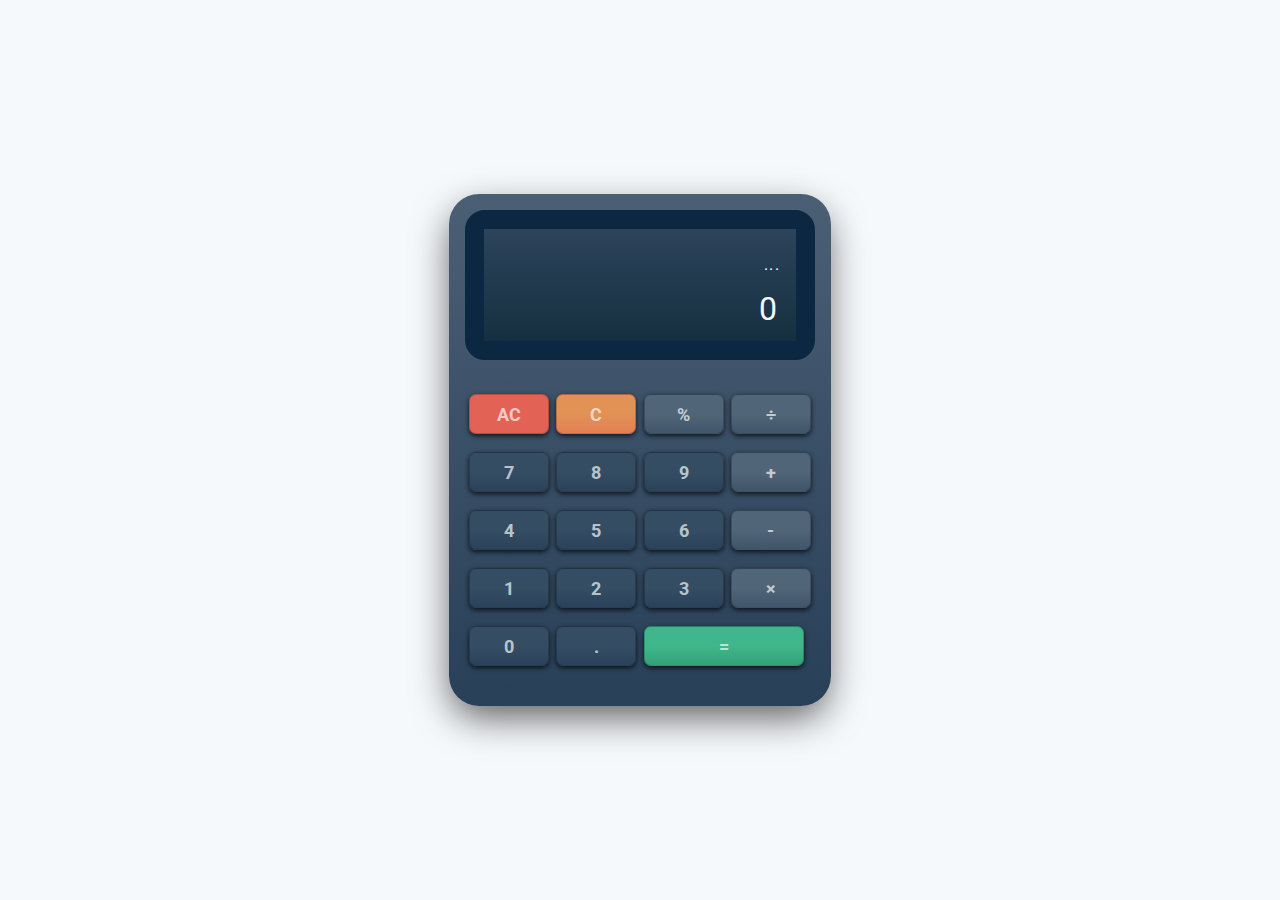
<file: calculator/index.html>
<!DOCTYPE html>
<html lang="en">
<head>
    <meta charset="UTF-8">
    <meta http-equiv="X-UA-Compatible" content="IE=edge">
    <meta name="viewport" content="width=device-width, initial-scale=1.0">
    <link rel="stylesheet" href="styles.css" />
    <script src="script.js" defer></script>
    <title>Calculator</title>
</head>
<body>
    <div class="calculator-container">
        <div class="screen-container">
            <div id="pervious-scren">
                <p><span class="old-calculation">...</span></p>
            </div>
            <div id="current-scrren">
                <p><span class="current-calculation">0</span></p>
            </div>
        </div>
        <div class="button-container">
            <button class="clear-screen" data-action="clear">AC</button>
            <button class="clear" data-action="delete">C</button>
            <button class="operation" data-action="modulus">%</button>
            <button class="operation" data-action="divide">÷</button>
            <button class="number" >7</button>
            <button class="number" >8</button>
            <button class="number" >9</button>
            <button class="operation" data-action="add">+</button>
            <button class="number" >4</button>
            <button class="number" >5</button>
            <button class="number" >6</button>
            <button class="operation" data-action="subtract">-</button>
            <button class="number" >1</button>
            <button class="number" >2</button>
            <button class="number" >3</button>
            <button class="operation" data-action="multiply">&times;</button>
            <button class="number" >0</button>
            <button class="decimal" data-action="decimal">.</button>
            <button class="equals" data-action="equals">=</button>
        </div>
    </div>
    <footer></footer>
</body>
</html>
</file>
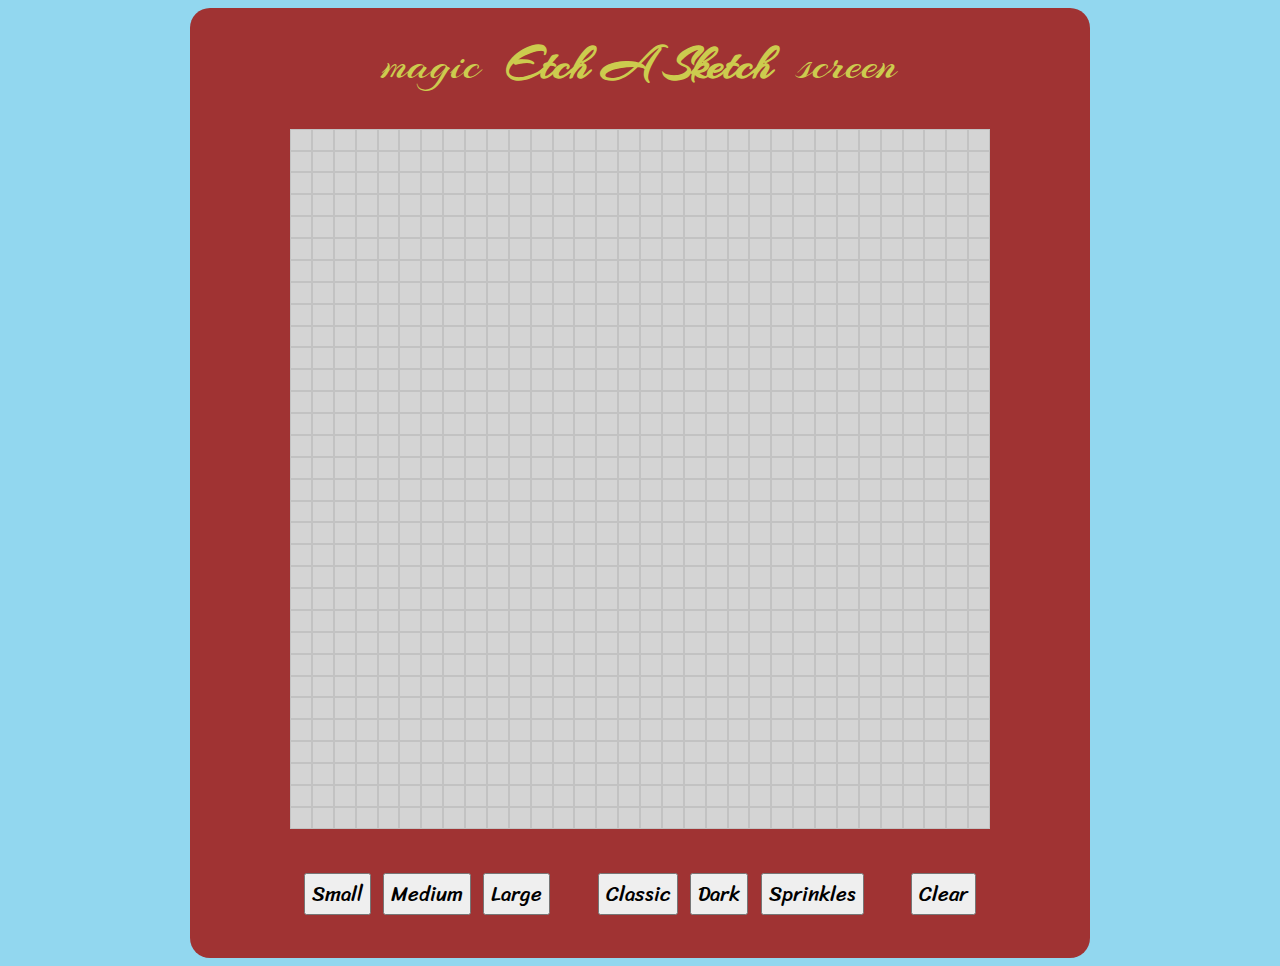
<file: etch-a-sketch/index.html>
<!DOCTYPE html>
<html lang="en">
<head>
    <meta charset="UTF-8">
    <meta http-equiv="X-UA-Compatible" content="IE=edge">
    <meta name="viewport" content="width=device-width, initial-scale=1.0">
    <title>Etch-A-sketch</title>
    <link rel="stylesheet" href="styles.css" />
    <script src="script.js" defer></script>
</head>
<body>
    <div class="container">
        <p>magic  <span><strong>Etch A Sketch</strong></span>  screen</h1>
        <div class="grid-container">

        </div>
        <div class="button-container">
            <div class="size-buttons">
                <button class="size" id="small">Small</button>
                <button class="size" id="medium" >Medium</button>
                <button class="size" id="large">Large</button>
            </div>
            <div class="mode-buttons">
                <button class="mode" id="classic">Classic</button>
                <button class="mode" id="dark">Dark</button>
                <button class="mode" id="sprinkles">Sprinkles</button>
            </div>
            <div class="eraser">
                <button id="clear">Clear</button>
            </div> 
        </div>
    </div>
</body>
</html>
</file>
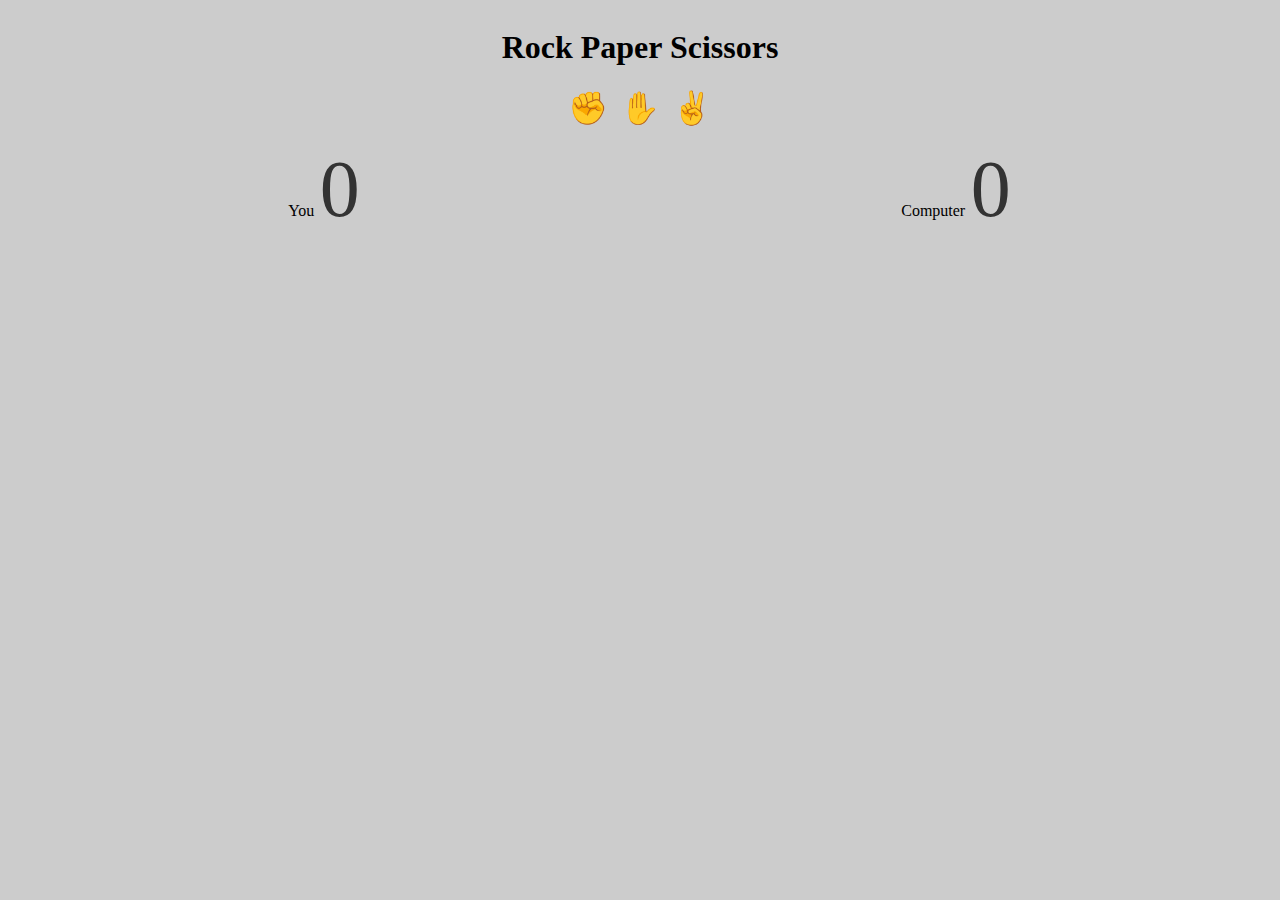
<file: rock-paper-scissors/index.html>
<!DOCTYPE html>
<html lang="en">
<head>
    <meta charset="UTF-8">
    <meta http-equiv="X-UA-Compatible" content="IE=edge">
    <meta name="viewport" content="width=device-width, initial-scale=1.0">
    <title>Rock Paper Scissors</title>
    <link rel="stylesheet" href="index.css" />
    <link rel="stylesheet" href="modal.css" />
    <script src="script.js" defer></script>
</head>
<body>
    <div class="container">
        <h1>Rock Paper Scissors</h1>
    </div>

    <!-- Selections -->
    <div class="selections">
      <button class="selection" id="rock">✊</button>
      <button class="selection" id="paper">✋</button>
      <button class="selection" id="scissors">✌</button>
    </div>
    <div class="winner">
        <p id="winner-text"></p>
    </div>

    <!-- Results -->
    <div class="results">
      <div>
        You
        <span class="result-score" id="playerScore">0</span>
      </div>
      <div data-final-column>
        Computer
        <span class="result-score" id="computerScore">0</span>
      </div>
    </div>

    <!-- Modal -->
    <div class="modal" id="modal">
        <div class="modal-content" id="result">
            <span id="winner-congrats">You Win !! </span>
            <button class="restart-game" id="restart">Restart</button>
        </div>
    </div>
  </body>
</html>
</file>
<file: calculator/styles.css>
@import url('https://fonts.googleapis.com/css2?family=Roboto:wght@400;700&display=swap');

html, body {
    background-color: #F6F9FC;
    height: 100%;
    width: 100%;
    display: flex;
    justify-content: center;
    align-items: center;
    font-family: 'Roboto', sans-serif;
    letter-spacing: 1.5px;
    line-height: 0.5;
}

.calculator-container {
    display: flex;
    flex-direction: column;
    justify-content: flex-start;
    align-items: center;
    margin: 1em;
    padding: 1em;
    background: rgb(75,95,116);
    background: linear-gradient(180deg, rgba(75,95,116,1) 0%, rgba(40,64,88,1) 100%);
    width: 350px;
    height: 480px;
    border-radius: 30px;
    box-shadow: -1px 14px 38px -4px rgba(0,0,0,0.66);
    color: #F6F9FC;
}

.screen-container {
    display: flex;
    flex-direction: column;
    align-items: flex-end;
    padding: 1em;
    width: 280px;
    height: 80px;
    margin-bottom: 25px;
    border: 19px solid #0c2742;
    border-radius: 20px;
    background: rgb(45,68,91);
    background: linear-gradient(180deg, rgba(45,68,91,1) 0%, rgba(21,47,64,1) 100%);
    overflow: hidden;
}

.current-calculation {
    font-size: xx-large;
    letter-spacing: 3px;
    
}

.button-container {
    display: grid;
    grid-template-columns: repeat(4, 1fr);
}

button {
    width: 80px;
    height: 40px;
    margin: 0.5em 0.2em;
    border-radius: 7px;
    border: 1px solid rgba(0, 0, 0, 0.205);
    background: rgb(93,112,130);
    background: linear-gradient(180deg, rgb(81, 101, 120) 51%, rgb(63, 85, 106) 100%);
    box-shadow: 0px 2px 5px 0px rgba(0,0,0,0.75);
    color: #f6f9fcb6;
    font-family: 'Roboto', sans-serif;
    font-style: bold;
    font-weight: 700;
    font-size: large;
    transition: all 0.15s ease-in-out;
}

.number, .decimal {
    background: rgb(53,77,99);
    background: linear-gradient(180deg, rgba(53,77,99,1) 50%, rgba(43,67,90,1) 100%);
}

.clear-screen {
    background: rgb(226,99,85);
    background: linear-gradient(180deg, rgba(226,99,85,1) 50%, rgba(226,99,85,1) 100%);
}

.clear {
    background: rgb(226,146,85);
    background: linear-gradient(180deg, rgba(226,146,85,1) 50%, rgba(226,127,85,1) 100%);
}

.equals {
    grid-column: 3 / span 2;
    width: 160px;
    background: rgb(63,182,139);
    background: linear-gradient(180deg, rgba(63,182,139,1) 51%, rgba(51,163,119,1) 100%);
}

button:hover {
    cursor: pointer;
    color: rgba(255, 255, 255, 1);
    box-shadow: 0px 2px 5px 2px rgba(0,0,0,0.56);
    text-shadow: 0px 0px 5px rgba(255, 255, 255, 1);
}

button:active {
    box-shadow: 0px 2px 5px 1px rgba(0,0,0,0.75) inset;

}
</file>
<file: etch-a-sketch/styles.css>
@import url('https://fonts.googleapis.com/css2?family=Arizonia&family=Sriracha&display=swap');

body{
    background-color: #92d7ef;
    display: flex;
    justify-content: center;
    align-items: center;
}

button {
    font-family: 'Sriracha', cursive;
    font-size: 1.3em;
    margin: .2em ;
}

.container {
    background-color: #a03333;
    border-radius: 20px;
    display: flex;
    justify-content: center;
    align-items: center;
    flex-direction: column;
    width: 900px;
    height: 950px;
}

.container p {
    font-family: 'Arizonia', cursive;
    color: rgb(204, 204, 78);
    font-size: 3em;
    line-height: 0.1;
    white-space: pre;
}

.button-container {
    display: flex;
    justify-content: space-around;
    width: 80%;
    padding-top: 2em;
    padding-bottom: 2em;
}

.grid-container {
    display: grid;
    margin: 0.5em;
    width: 700px;
    height: 700px;
    background-color: rgb(212, 212, 212);
}

.grid-item {
    border: 0.5px solid rgba(116, 115, 115, 0.185);
    text-align: center;
}
</file>
<file: rock-paper-scissors/index.css>
body {
    background-color: #CCC;
  }
  
.container {
    display: flex;
    justify-content: center;
}

  .selections {
    display: flex;
    justify-content: center;
  }
  
  .selection {
    background: none;
    border: none;
    outline: none;
    cursor: pointer;
    font-size: 2rem;
    transition: 100ms;
  }
  
  .selection:hover {
    transform: scale(1.2);
  }
  
  .results {
    margin-top: 1rem;
    display: grid;
    justify-content: center;
    grid-template-columns: repeat(2, 1fr);
    justify-items: center;
    align-items: center;
  }
  
  .result-score {
    margin-left: .1rem;
    font-size: 5rem;
    color: #333;
  }
  
  .result-selection {
    opacity: .5;
  }
  
  .result-selection.winner {
    opacity: 1;
    font-size: 1.5rem;
  }

  .restart-game {
    background: none;
    border: none;
    outline: none;
    cursor: pointer;
    font-size: 2rem;
    transition: 100ms;
  }
  
  .restart-game:hover {
    transform: scale(1.2);
  }
</file>
<file: rock-paper-scissors/modal.css>
.modal {
    display: none;
    position: fixed;
    z-index: 1;
    left: 0;
    top: 0;
    height: 100%;
    width: 100%;
    overflow: auto;
    background: rgba(0, 0, 0, 0.5);
}

.modal-content {
    background-color: #CCC;
    text-align: center;
    margin: 10% auto;
    width: 350px;
    border-radius: 10px;
    padding: 3em;
    animation-name: modalopen;
    animation-duration: 1s;
}
</file>
